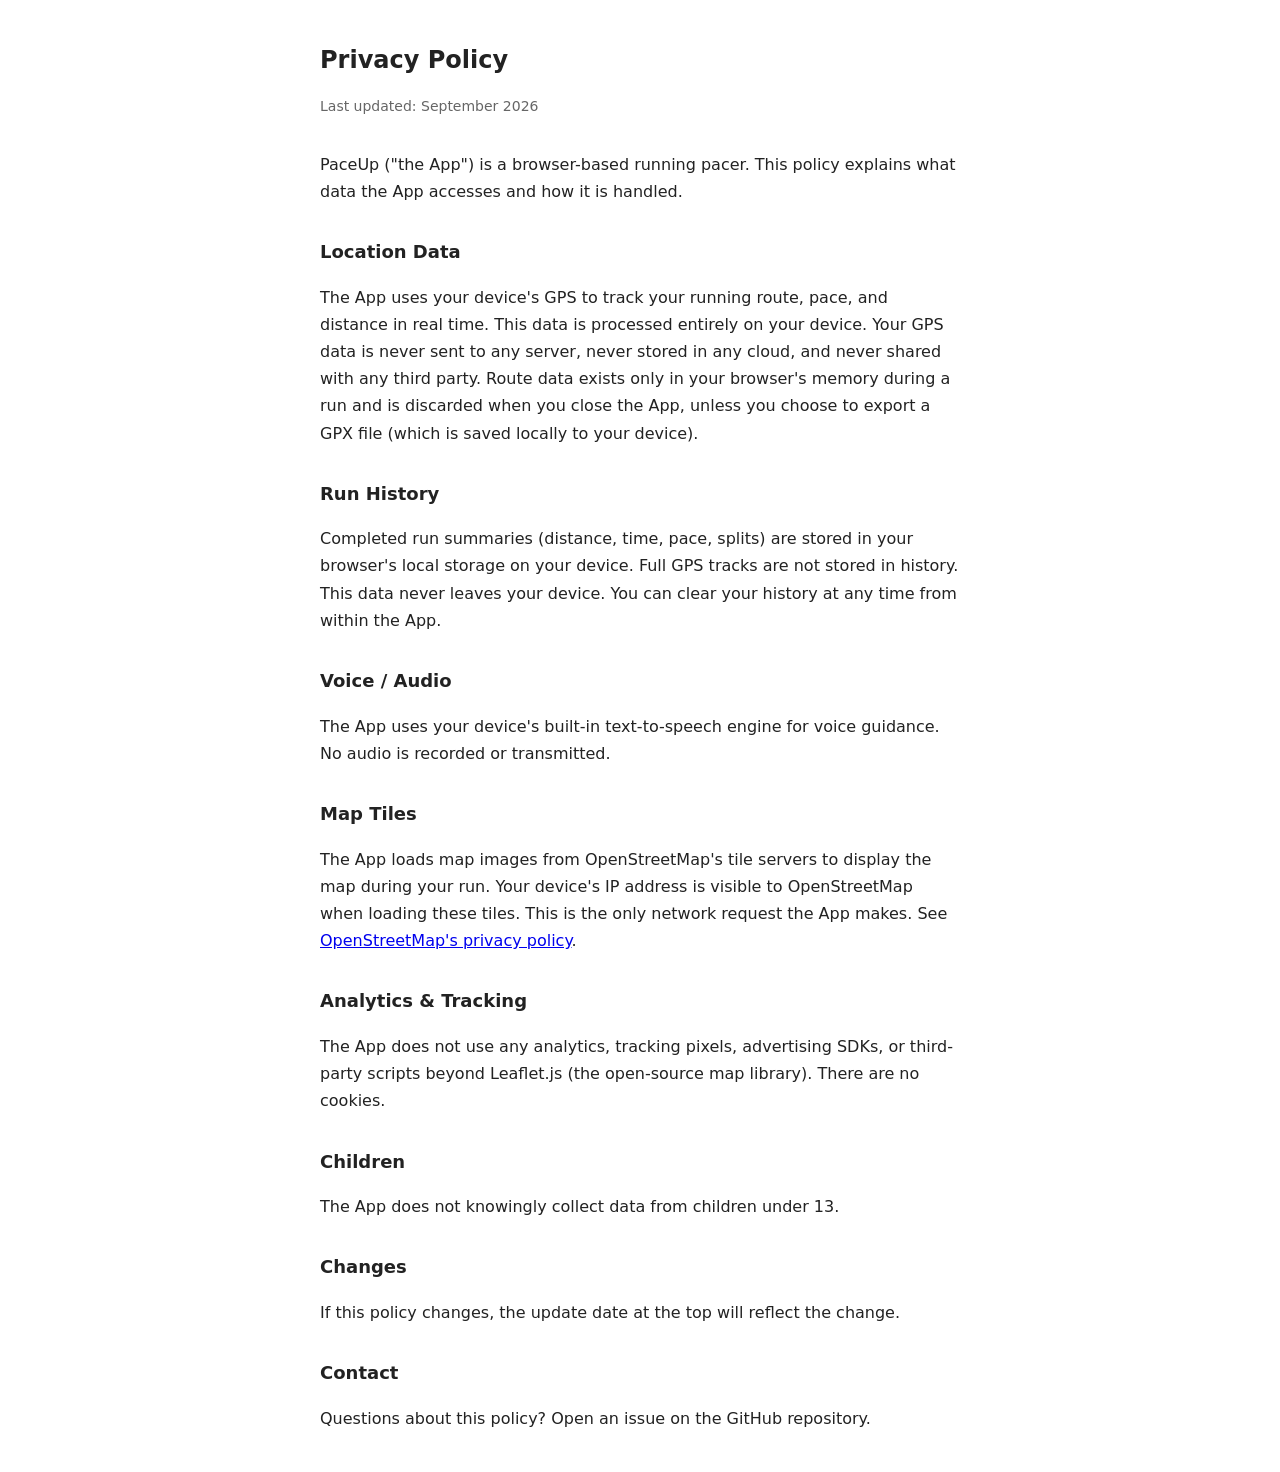
<file: privacy.html>
<!DOCTYPE html>
<html lang="en">
<head>
  <meta charset="UTF-8">
  <meta name="viewport" content="width=device-width, initial-scale=1">
  <title>PaceUp — Privacy Policy</title>
  <style>
    body { font-family: -apple-system, system-ui, sans-serif; max-width: 640px; margin: 40px auto; padding: 0 20px; line-height: 1.7; color: #222; }
    h1 { font-size: 24px; margin-bottom: 8px; }
    h2 { font-size: 18px; margin-top: 32px; }
    .date { color: #666; font-size: 14px; margin-bottom: 32px; }
  </style>
</head>
<body>
  <h1>Privacy Policy</h1>
  <p class="date">Last updated: September 2026</p>

  <p>PaceUp ("the App") is a browser-based running pacer. This policy explains what data the App accesses and how it is handled.</p>

  <h2>Location Data</h2>
  <p>The App uses your device's GPS to track your running route, pace, and distance in real time. This data is processed entirely on your device. Your GPS data is never sent to any server, never stored in any cloud, and never shared with any third party. Route data exists only in your browser's memory during a run and is discarded when you close the App, unless you choose to export a GPX file (which is saved locally to your device).</p>

  <h2>Run History</h2>
  <p>Completed run summaries (distance, time, pace, splits) are stored in your browser's local storage on your device. Full GPS tracks are not stored in history. This data never leaves your device. You can clear your history at any time from within the App.</p>

  <h2>Voice / Audio</h2>
  <p>The App uses your device's built-in text-to-speech engine for voice guidance. No audio is recorded or transmitted.</p>

  <h2>Map Tiles</h2>
  <p>The App loads map images from OpenStreetMap's tile servers to display the map during your run. Your device's IP address is visible to OpenStreetMap when loading these tiles. This is the only network request the App makes. See <a href="https://wiki.osmfoundation.org/wiki/Privacy_Policy">OpenStreetMap's privacy policy</a>.</p>

  <h2>Analytics & Tracking</h2>
  <p>The App does not use any analytics, tracking pixels, advertising SDKs, or third-party scripts beyond Leaflet.js (the open-source map library). There are no cookies.</p>

  <h2>Children</h2>
  <p>The App does not knowingly collect data from children under 13.</p>

  <h2>Changes</h2>
  <p>If this policy changes, the update date at the top will reflect the change.</p>

  <h2>Contact</h2>
  <p>Questions about this policy? Open an issue on the GitHub repository.</p>
</body>
</html>
</file>
